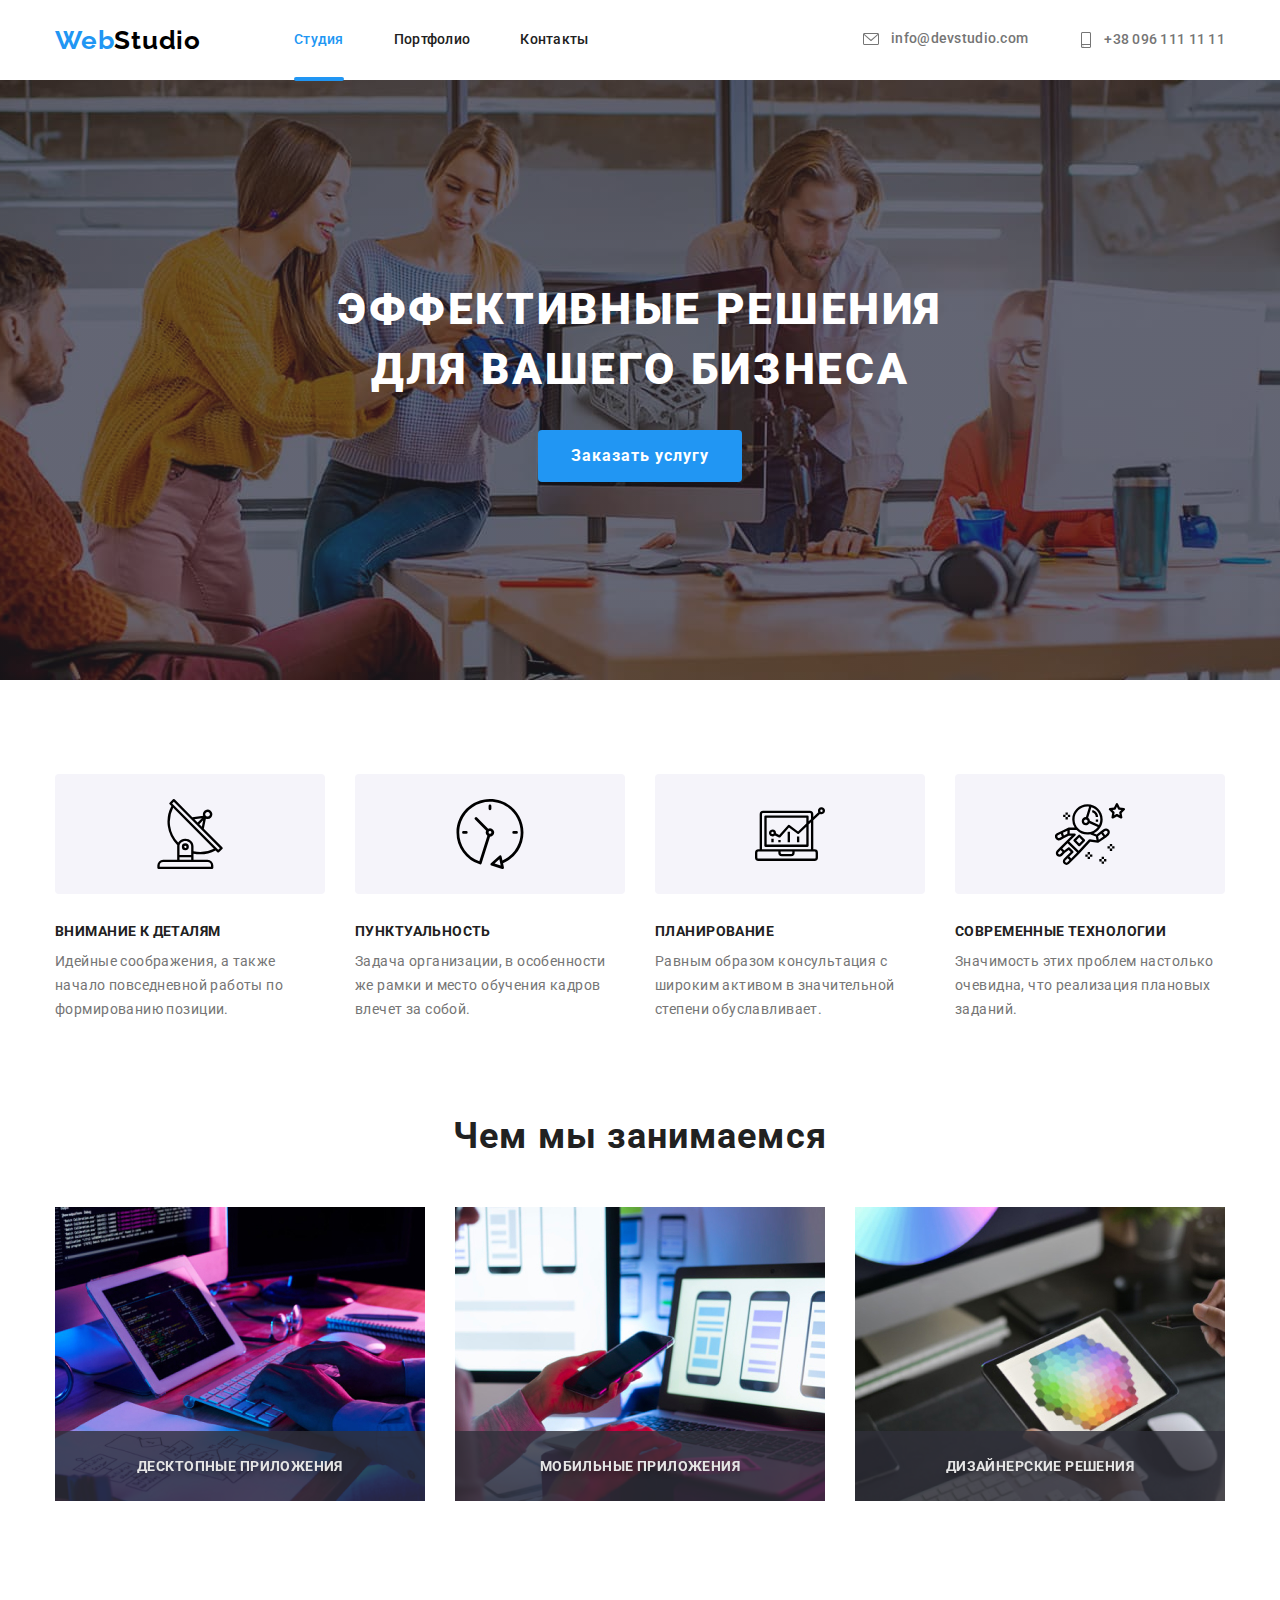
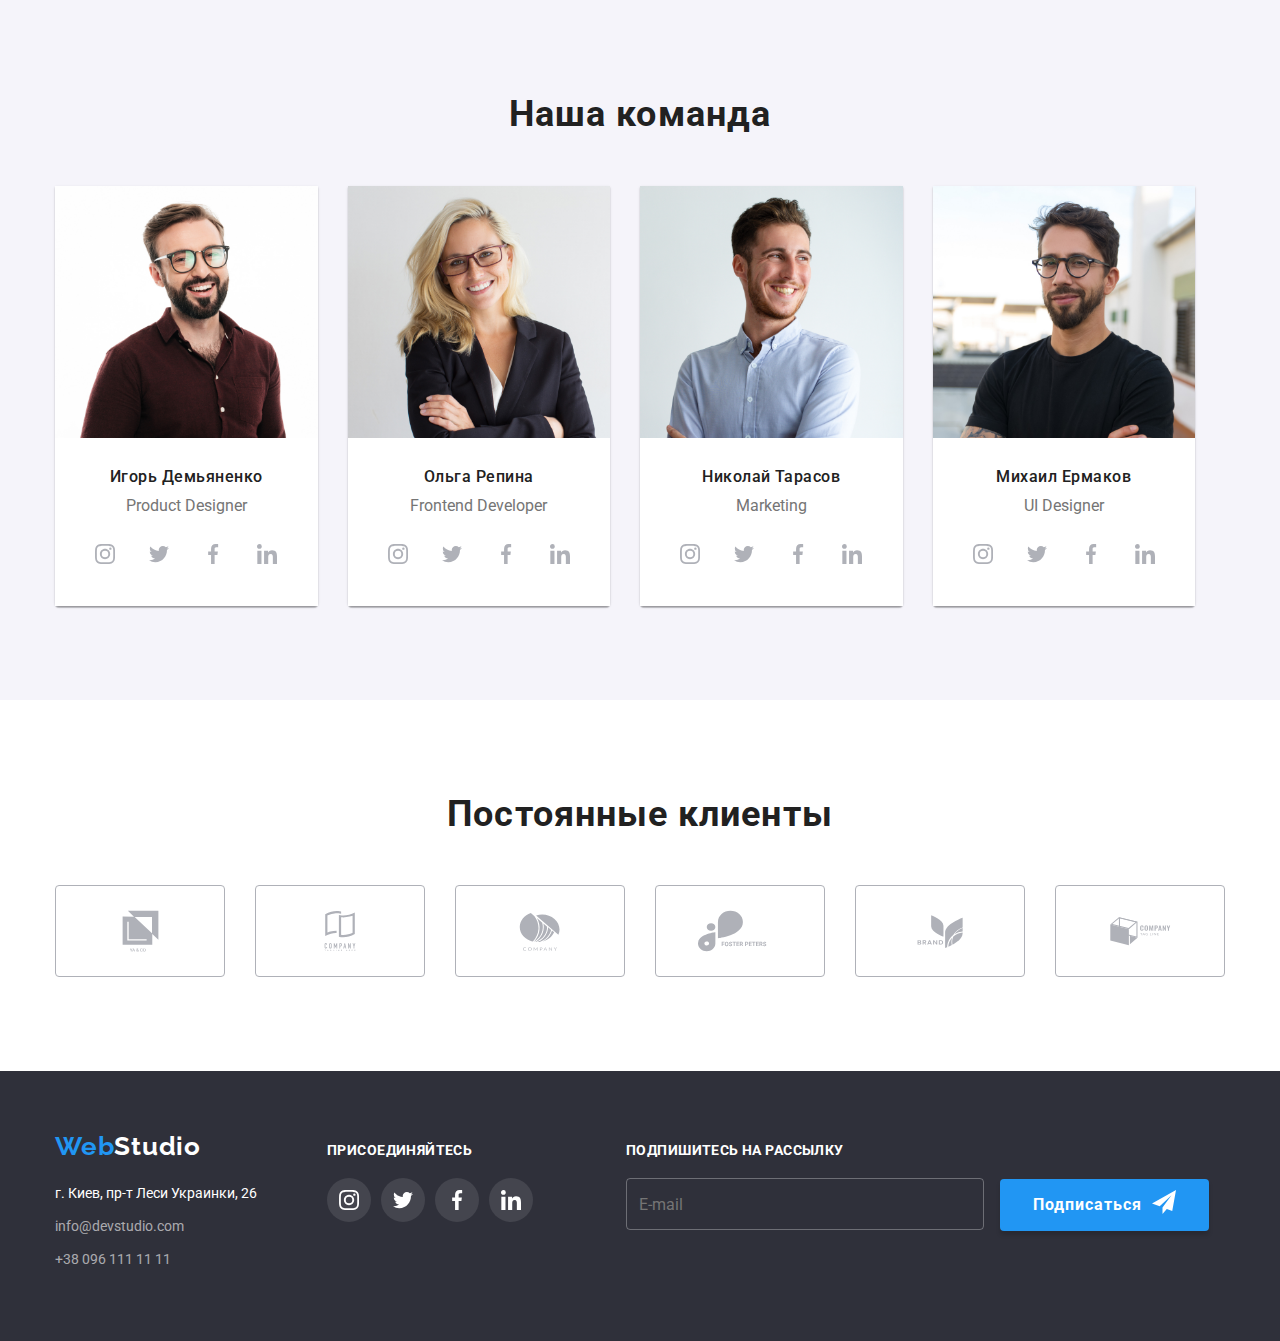
<file: index.html>
<!DOCTYPE html>
<html lang="en">

<head>
    <meta charset="UTF-8">
    <meta http-equiv="X-UA-Compatible" content="IE=edge">
    <meta name="viewport" content="width=device-width, initial-scale=1.0">
    <title>Document</title>
    <link rel="preconnect" href="https://fonts.googleapis.com">
    <link rel="preconnect" href="https://fonts.gstatic.com" crossorigin>
    <link
        href="https://fonts.googleapis.com/css2?family=Raleway:wght@700&family=Roboto:wght@400;500;700;900&display=swap"
        rel="stylesheet">
    <link rel="stylesheet"
        href="https://cdnjs.cloudflare.com/ajax/libs/modern-normalize/1.1.0/modern-normalize.min.css">
    <link rel="stylesheet" href="./css/styles.css">
</head>

<body class="page">

    <!--Хедер-->

    <header class="page-header">

        <div class="container navigation">
            <nav>
                <a href="WebStudio" class="logo"><span class="web">Web</span><span class="studio">Studio</span>
                </a>

                <ul class="site-nav list">
                    <li class="item"> <a href="" class="link current">Студия</a> </li>
                    <li class="item"> <a href="./portfolio.html" class="link">Портфолио</a> </li>
                    <li class="item"> <a href="" class="link">Контакты</a> </li>

                </ul>
            </nav>

            <ul class="contacts list">
                <li class="item ">
                     <a href="mailto:info@devstudio.com" class="link contact-link">
                         <svg class="contact-mail">
                             <use href=images/sprite.svg#icon-envelope>                               
                             </use>
                         </svg>info@devstudio.com
                     </a> </li>
                <li class="item "> <a href="tel:+380961111111" class="link contact-link"> 
                    <svg class="contact-phone">
                        <use href=images/sprite.svg#icon-smartphone>
                        </use>
                    </svg> +38 096 111 11 11
                </a> </li>
            </ul>
        </div>


    </header>

    <!--Oсновная часть-->

    <main>
        <!-- Hero-->

<div class="overlay">
        <section class="hero">
            <h1 class="hero-title">Эффективные решения <br> для вашего бизнеса</h1>
            <button class=" hero button" data-modal-open>Заказать услугу</button>

<div class="backdrop is-hidden" data-modal>

<div class="modal" > 

    <button class=" button-close" data-modal-close>
        <svg class="icon-close">
            <use href='images/sprite.svg#icon-close'>
            </use>
        </svg>
    </button>


 <p class="form-title"> оставьте свои данные, мы вам передзвоним </p>

     <form class="form"> 

<div class="form-field">

    <label for="name" class="form-label">Имя</label>
    <input type="name" class="form-input" name="name" id="name" placeholder=" ">
    <svg class="input-img">
        <use href=images/sprite.svg#icon-person></use>
    </svg>
</div>

<div class="form-field">
<label for="tel" class="form-label">Телефон</label>
<input type="tel" class="form-input" name="tel" id="tel" placeholder=" " />
        <svg class="input-img">
            <use href=images/sprite.svg#icon-tel></use>
        </svg>           
    </div>

<div class="form-field">
<label for="mail" class="form-label">Почта</label>

 <input type="email" class="form-input" name="mail" id="mail" placeholder=" " />
    <svg class="input-img">
        <use href=images/sprite.svg#icon-mail></use>
    </svg>       
</div>

<div class="form-field">
       <label for="comment" class="form-label">Комментарий</label>
        <textarea name="comment" id="comment" class="form-input" rows="5" placeholder="Введите текст"></textarea>
      
</div>


<label for="checkbox" class="checkbox-label">
<input type="checkbox" name="checkbox" class="checkbox" value="Соглашаюсь с рассылкой и принимаю" id="checkbox">
<span class="checkbox-icon">
 <svg class="icon-check">
     <use href=images/sprite.svg#icon-check></use> </svg>
</span>
Соглашаюсь с рассылкой и принимаю  
<a href="" class="link-agreement"> Условия договора</a>
</label>


<div>
        <button type="submit" class=" hero button">Отправить</button>
</div>

    </form>

</div>
</div>

            
        </section>
</div>
        <!--Наши приемущества-->

        <section class="section our-advantages">
            <div class="container">
                <ul class="features">

                    <li class="feature-item">
                        <div> 
                        <svg class="feature-item-icon">
                        <use href=images/sprite.svg#icon-antenna>
                        </use>
                        </svg>
                        </div>
                        <h3 class="feature-item-title">Внимание к деталям </h3>
                        <p class="feature-item-description">Идейные соображения, а также начало повседневной работы по
                            формированию
                            позиции.</p>
                    </li>
                    <li class="feature-item">
                        <div>
                        <svg class="feature-item-icon">
                            <use href=images/sprite.svg#icon-clock> 
                            </use>
                        </svg>
                        </div>
                        <h3 class="feature-item-title">Пунктуальность</h3>
                        <p class="feature-item-description">Задача организации, в особенности же рамки и место обучения
                            кадров влечет за
                            собой.</p>
                    </li>
                    <li class="feature-item">
                        <div> 
                        <svg class="feature-item-icon">
                            <use href=images/sprite.svg#icon-diagram>
                            </use>
                        </svg>
                        </div>
                        <h3 class="feature-item-title">Планирование</h3>
                        <p class="feature-item-description">Равным образом консультация с широким активом в значительной
                            степени
                            обуславливает.</p>
                    </li>
                    <li class="feature-item">
                        <div> 
                        <svg class="feature-item-icon">
                            <use href=images/sprite.svg#icon-astronaut>
                            </use>
                        </svg>
                        </div>
                        <h3 class="feature-item-title">Современные технологии</h3>
                        <p class="feature-item-description">Значимость этих проблем настолько очевидна, что реализация
                            плановых заданий.
                        </p>
                    </li>
                </ul>
        </section>
        </div>
        <!--Чем мы занимаемся-->

        <section class="section work-section">

            <div class="container">

                <h2 class="section-title">Чем мы занимаемся</h2>

                <ul class="work-examples">
                    <li class="list work-img"> <a href="">
                            <div class="work-img-thumb"> <img src="./images/1.jpg" alt="руки печатают на клавиатуре" width="350">
                                <div class="work-img-description"> ДEСКТОПНЫЕ ПРИЛОЖЕНИЯ </div>
                            </div>
                        </a> 
                    </li>
                
                    <li class="list work-img"> <a href="">
                            <div class="work-img-thumb"> <img src="./images/2.jpg" alt="руки держат смартфон над ноутбуком" width="350">
                                <div class="work-img-description"> МОБИЛЬНЫЕ ПРИЛОЖЕНИЯ </div>
                            </div>
                        </a>
                    </li>

                    <li class="list work-img"> <a href="">
                            <div class="work-img-thumb"> <img src="./images/3.jpg" alt="руки держат планшет и перо планшета"
                                    width="350">
                                <div class="work-img-description"> ДИЗАЙНЕРСКИЕ РЕШЕНИЯ </div>
                            </div>
                        </a> 
                    </li>
                </ul>
            </div>
        </section>

        <!--Наша команда-->

        <section class="section our-team">

            <div class="container">

                <h2 class="section-title">Наша команда</h2>

                <ul class="team-members">

                    <li class="list item team-card-item">
                        <div class="team-card">  
                       <img src="./images/Игорь-Демьяненко.jpg" alt="фото Игоря" width="270"> 
                        <div class="team-card-content">
                        <h3 class="team-member">Игорь Демьяненко </h3>
                        <p>Product Designer</p>   
                        
                        <ul class="team-social-links">
                        
                            <li class="item">
                                <a href="#" class="team-social-link instagram">
                                    <svg class="team-icon instagram-icon">
                                        <use href='images/sprite.svg#icon-instagram'>
                        
                                        </use>
                                    </svg>
                                </a>
                            </li>
                        
                            <li class="item">
                                <a href="#" class="team-social-link twitter">
                                    <svg class="team-icon twitter-icon">
                                        <use href='images/sprite.svg#icon-twitter'>
                                        </use>
                                    </svg>
                                </a>
                            </li>
                        
                            <li class="item">
                                <a href="#" class="team-social-link facebook">
                                    <svg class="team-icon facebook-icon">
                                        <use href='images/sprite.svg#icon-facebook'>
                        
                                        </use>
                                    </svg>
                                </a>
                            </li>
                        
                            <li class="item">
                                <a href="#" class="team-social-link linkedin">
                                    <svg class="team-icon linkedin-icon">
                                        <use href='images/sprite.svg#icon-linkedin'>
                        
                                        </use>
                                    </svg>
                                </a>
                            </li>
                        
                        
                        </ul>


                    </div>                    
                    </div>
                    
                    </li>

                    <li class="list item team-card-item">
                        <div class="team-card">
                     <img src="./images/Ольга-Репина.jpg" alt="фото Ольги" width="270"> 
                    <div class="team-card-content">
                        <h3 class="team-member">Ольга Репина</h3>
                        <p>Frontend Developer </p>
                        <ul class="team-social-links">
                        
                            <li class="item">
                                <a href="#" class="team-social-link instagram">
                                    <svg class="team-icon instagram-icon">
                                        <use href='images/sprite.svg#icon-instagram'>
                        
                                        </use>
                                    </svg>
                                </a>
                            </li>
                        
                            <li class="item">
                                <a href="#" class="team-social-link twitter">
                                    <svg class="team-icon twitter-icon">
                                        <use href='images/sprite.svg#icon-twitter'>
                                        </use>
                                    </svg>
                                </a>
                            </li>
                        
                            <li class="item">
                                <a href="#" class="team-social-link facebook">
                                    <svg class="team-icon facebook-icon">
                                        <use href='images/sprite.svg#icon-facebook'>
                        
                                        </use>
                                    </svg>
                                </a>
                            </li>
                        
                            <li class="item">
                                <a href="#" class="team-social-link linkedin">
                                    <svg class="team-icon linkedin-icon">
                                        <use href='images/sprite.svg#icon-linkedin'>
                        
                                        </use>
                                    </svg>
                                </a>
                            </li>
                        
                        
                        </ul>
                        </div>
                        </div>
                    </li>

                    <li class="list item team-card-item">
                        <div class="team-card">
               <img src="./images/Николай-Тарасов.jpg" alt="фото Николая" width="270"> 
                    <div class="team-card-content">
                        <h3 class="team-member">Николай Тарасов</h3>
                        <p> Marketing </p>
                        <ul class="team-social-links">
                        
                            <li class="item">
                                <a href="#" class="team-social-link instagram">
                                    <svg class="team-icon instagram-icon">
                                        <use href='images/sprite.svg#icon-instagram'>
                        
                                        </use>
                                    </svg>
                                </a>
                            </li>
                        
                            <li class="item">
                                <a href="#" class="team-social-link twitter">
                                    <svg class="team-icon twitter-icon">
                                        <use href='images/sprite.svg#icon-twitter'>
                                        </use>
                                    </svg>
                                </a>
                            </li>
                        
                            <li class="item">
                                <a href="#" class="team-social-link facebook">
                                    <svg class="team-icon facebook-icon">
                                        <use href='images/sprite.svg#icon-facebook'>
                        
                                        </use>
                                    </svg>
                                </a>
                            </li>
                        
                            <li class="item">
                                <a href="#" class="team-social-link linkedin">
                                    <svg class="team-icon linkedin-icon">
                                        <use href='images/sprite.svg#icon-linkedin'>
                        
                                        </use>
                                    </svg>
                                </a>
                            </li>
                        
                        
                        </ul>
                        </div>
                        </div>
                    </li>

                    <li class="list item team-card-item">
                        <div class="team-card">
                     <img src="./images/Михаил-Ермаков.jpg" alt="фото Михаила" width="270"> 
                    <div class="team-card-content">
                        <h3 class="team-member">Михаил Ермаков</h3>
                        <p>UI Designer</p>
                        
                        <ul class="team-social-links">
                        
                            <li class="item">
                                <a href="#" class="team-social-link instagram">
                                    <svg class="team-icon instagram-icon">
                                        <use href='images/sprite.svg#icon-instagram'>
                        
                                        </use>
                                    </svg>
                                </a>
                            </li>
                        
                            <li class="item">
                                <a href="#" class="team-social-link twitter">
                                    <svg class="team-icon twitter-icon">
                                        <use href='images/sprite.svg#icon-twitter'>
                                        </use>
                                    </svg>
                                </a>
                            </li>
                        
                            <li class="item">
                                <a href="#" class="team-social-link facebook">
                                    <svg class="team-icon facebook-icon">
                                        <use href='images/sprite.svg#icon-facebook'>
                        
                                        </use>
                                    </svg>
                                </a>
                            </li>
                        
                            <li class="item">
                                <a href="#" class="team-social-link linkedin">
                                    <svg class="team-icon linkedin-icon">
                                        <use href='images/sprite.svg#icon-linkedin'>
                        
                                        </use>
                                    </svg>
                                </a>
                            </li>
                        
                        
                        </ul>
                        </div>
                        </div>
                    </li>

                </ul>
            </div>
        </section>

<!-- Постоянные клиенты -->

<section class="section">

    <div class="container">

<h2 class="section-title">Постоянные клиенты</h2>


<ul class="clients">

    <li class="item">
        <a href="#" class="client">
            <svg class="client-logo client-logo-one">
                <use href='images/sprite.svg#icon-group1'>
                </use>
            </svg>
        </a>
    </li>

    <li class="item">
        <a href="#" class="client">
            <svg class="client-logo client-logo-two">
                <use href='images/sprite.svg#icon-group2'>
                </use>
            </svg>
        </a>
    </li>

    <li class="item">
        <a href="#" class="client">
            <svg class="client-logo client-logo-three">
                <use href='images/sprite.svg#icon-group3'>
                </use>
            </svg>
        </a>
    </li>

    <li class="item">
        <a href="#" class="client">
            <svg class="client-logo client-logo-four">
                <use href='images/sprite.svg#icon-group4'>
                </use>
            </svg>
        </a>
    </li>

    <li class="item">
        <a href="#" class="client">
            <svg class="client-logo client-logo-five">
                <use href='images/sprite.svg#icon-group5'>
                </use>
            </svg>
        </a>
    </li>

    <li class="item">
        <a href="#" class="client">
            <svg class="client-logo client-logo-six">
                <use href='images/sprite.svg#icon-group6'>
                </use>
            </svg>
        </a>
    </li>

</ul>


    </div>

</section>


    </main>

    <!--Футер-->

    <footer class="footer-info">

        <div class="container footer-container">

            <div>

            <a href="WebStudio" class="logo logo-footer"><span class="web">Web</span>Studio
            </a>

            <!--Адрес-->

            <address class="address">

                <ul>
                    <li class="city footer-info-item">г. Киев, пр-т Леси Украинки, 26</li>
                    <li class="footer-info-item"> <a href="mailto:info@devstudio.com" class="link">info@devstudio.com</a> </li>
                    <li class="footer-info-item"> <a href="tel:+380961111111" class="link">+38 096 111 11 11</a> </li>
                </ul>

            </address>
    </div>

<div class="footer-social-links">

 <h2 class="social-links-title">ПРИСОЕДИНЯЙТЕСЬ</h2>

<ul class="social-links">

<li class="item">
<a href="#" class="social-link instagram">
    <svg class="icon instagram-icon">
        <use href='images/sprite.svg#icon-instagram'>

        </use>
    </svg>
</a>
</li>

<li class="item">
    <a href="#" class="social-link twitter">
        <svg class="icon twitter-icon">
            <use href='images/sprite.svg#icon-twitter'>                
            </use>
        </svg>
    </a>
</li>

<li class="item">
    <a href="#" class="social-link facebook">
        <svg class="icon facebook-icon">
            <use href='images/sprite.svg#icon-facebook'>

            </use>
        </svg>
    </a>
</li>

<li class="item">
    <a href="#" class="social-link linkedin">
        <svg class="icon linkedin-icon">
            <use href='images/sprite.svg#icon-linkedin'>

            </use>
        </svg>
    </a>
</li>


</ul>

</div>

<form class="footer-subscription-form">

<h2 class="subscription-form-title">ПОДПИШИТЕСЬ НА РАССЫЛКУ</h2> 

    <label for="mail" class=""> 
    <input type="email" class="footer-input" name="mail" id="mail" placeholder="E-mail" />
 </label>
 
<button type="submit" class="button subscribe-button ">Подписаться

    <svg class="icon-telegram">
        <use href='images/sprite.svg#icon-telegram'>
        </use>
    </svg>

</button>

</form>

</div>

</footer>

<script src="./js/modal.js"></script>

</body>

</html>
</file>
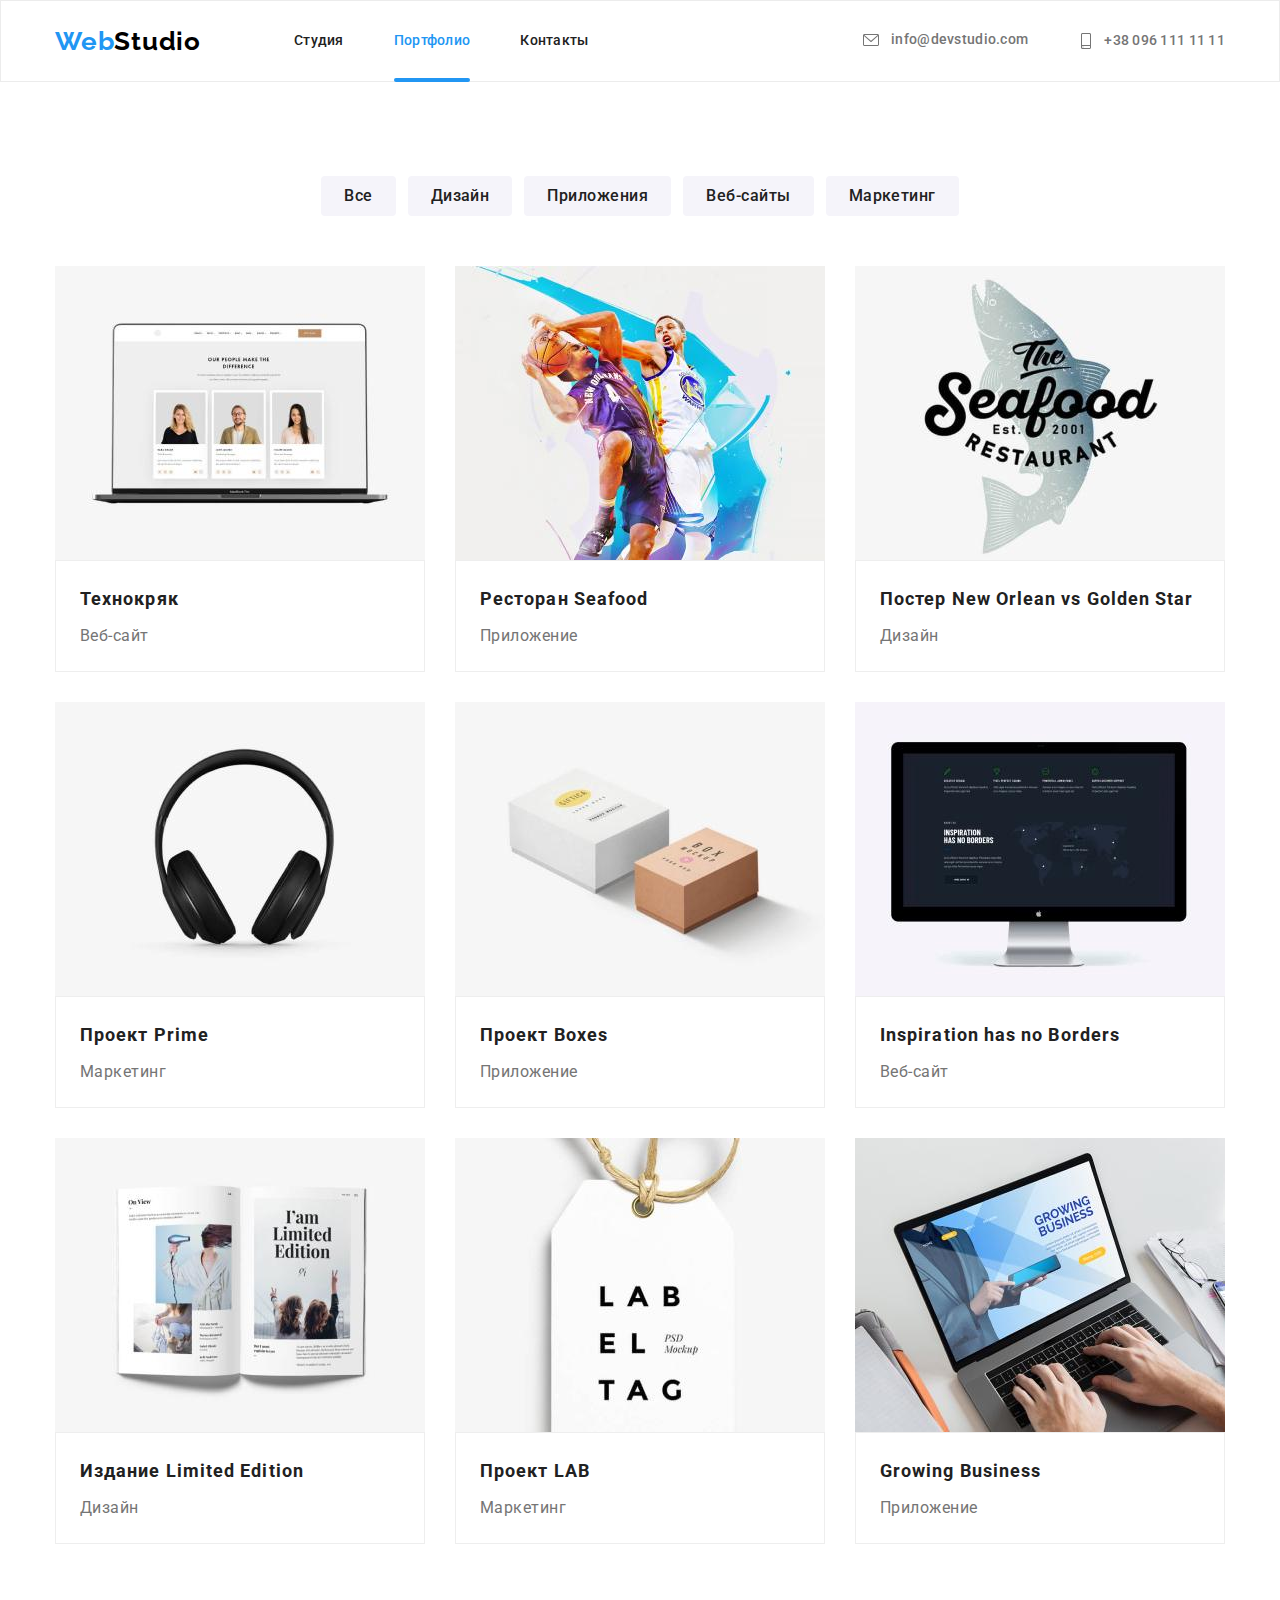
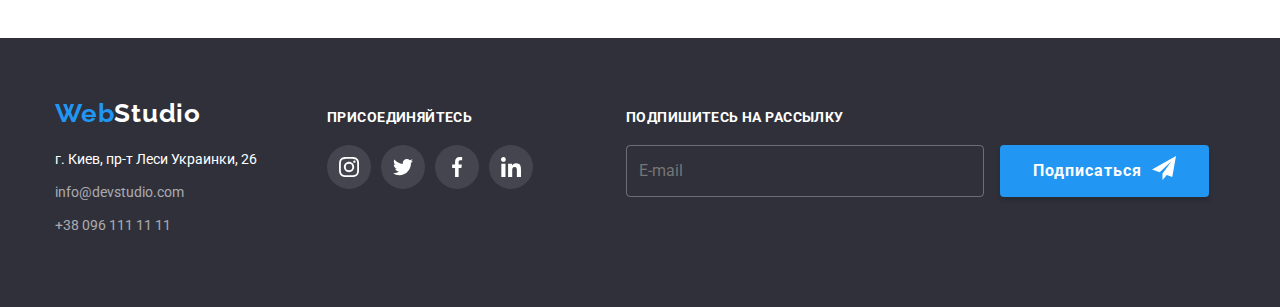
<file: portfolio.html>
<!DOCTYPE html>
<html lang="en">

<head>
    <meta charset="UTF-8">
    <meta http-equiv="X-UA-Compatible" content="IE=edge">
    <meta name="viewport" content="width=device-width, initial-scale=1.0">
    <title>Document</title>
    <link rel="preconnect" href="https://fonts.googleapis.com">
    <link rel="preconnect" href="https://fonts.gstatic.com" crossorigin>
    <link
        href="https://fonts.googleapis.com/css2?family=Raleway:wght@700&family=Roboto:wght@400;500;700;900&display=swap"
        rel="stylesheet">
    <link rel="stylesheet"
        href="https://cdnjs.cloudflare.com/ajax/libs/modern-normalize/1.1.0/modern-normalize.min.css">
    <link rel="stylesheet" href="./css/styles.css">
</head>

<body>


    <!--Хедер-->

    <header class="page-header portfolio-header">

        <div class="container navigation">
            <nav>
                <a href="WebStudio" class="logo"><span class="web">Web</span><span class="studio">Studio</span>
                </a>


                <ul class="site-nav list">
                    <li class="item"> <a href="./index.html" class="link">Студия</a> </li>
                    <li class="item"> <a href="" class="link current">Портфолио</a> </li>
                    <li class="item"> <a href="" class="link">Контакты</a> </li>
                </ul>
            </nav>

            <ul class="contacts list">
                <li class="item ">
                    <a href="mailto:info@devstudio.com" class="link contact-link">
                        <svg class="contact-mail">
                            <use href=images/sprite.svg#icon-envelope>
                            </use>
                        </svg>info@devstudio.com
                    </a>
                </li>
                <li class="item "> <a href="tel:+380961111111" class="link contact-link">
                        <svg class="contact-phone">
                            <use href=images/sprite.svg#icon-smartphone>
                            </use>
                        </svg> +38 096 111 11 11
                    </a> </li>
            </ul>
            
        </div>

    </header>

    <!--Oсновная часть-->

    <main>

        <!--Фильтр-->

        <section class="section">

            <div class="container">

                <ul class="list filter">
                    <li class="item"><button class="button filter-button">Все</button></li>
                    <li class="item"><button class="button filter-button">Дизайн</button></li>
                    <li class="item"><button class="button filter-button">Приложения</button></li>
                    <li class="item"><button class="button filter-button">Веб-сайты</button></li>
                    <li class="item"><button class="button filter-button">Маркетинг</button></li>
                </ul>

                <ul class="card-set">

                    <li class="item">
                        
                        <a href=""class="card" >
                        
                          <div class="card-thumb"><img src="./images/project-1.jpg" alt="люди на экране Макбука" width="300">
                     <div class="card-overlay"> 
                        Технокряк это современная площадка распространения коронавируса. Компании используют эту платформу для цифрового
                    шпионажа и атак на защищённые сервера конкурентов.
                </div> </div>
                          <div class="card-content"> 
                        <h3 class="subtitle">Технокряк</h3>
                        <p class="subtitle-description">Веб-сайт</p>
                        </div>
                        </a>

                    </li>

                    <li class="item">
                        <a href="" class="card" >
                        
                    <div class="card-thumb"> <img src="./images/project-2.jpg" alt="двое баскетболистов с мячом" width="300">
                    <div class="card-overlay">
                        Технокряк это современная площадка распространения коронавируса. Компании используют эту платформу для цифрового
                        шпионажа и атак на защищённые сервера конкурентов.
                    </div>
                    </div>
                    <div class="card-content">
                    <h3 class="subtitle">Ресторан Seafood</h3>
                        <p class="subtitle-description">Приложение</p>
                        </div>
                        </a>
                    </li>

                    <li class="item">
                        <a href="" class="card">
                      <div class="card-thumb"> <img src="./images/project-3.jpg" alt="логотип ресторана морепродуктов" width="300"> 
                    <div class="card-overlay">
                        Технокряк это современная площадка распространения коронавируса. Компании используют эту платформу для цифрового
                        шпионажа и атак на защищённые сервера конкурентов.
                    </div>
                    </div>
                        <div class="card-content">
                        <h3 class="subtitle">Постер New Orlean vs Golden Star</h3>
                        <p class="subtitle-description">Дизайн</p>
                        </div>
                    </a>
                    </li>

                    <li class="item">
                        <a href="" class="card">
                        <div class="card-thumb"> <img src="./images/project-4.jpg" alt="наушники" width="300">
                        <div class="card-overlay">
                            Технокряк это современная площадка распространения коронавируса. Компании используют эту платформу для цифрового
                            шпионажа и атак на защищённые сервера конкурентов.
                        </div> </div>
                        <div class="card-content">
                        <h3 class="subtitle">Проект Prime</h3>
                        <p class="subtitle-description">Маркетинг</p>
                        </div>
                        </a>
                    </li>

                    <li class="item">
                        <a href="" class="card">
                      <div class="card-thumb">   <img src="./images/project-5.jpg" alt="две коробки" width="300">
                    <div class="card-overlay">
                        Технокряк это современная площадка распространения коронавируса. Компании используют эту платформу для цифрового
                        шпионажа и атак на защищённые сервера конкурентов.
                    </div> </div>
                    <div class="card-content">
                    <h3 class="subtitle">Проект Boxes</h3>
                        <p class="subtitle-description">Приложение</p>
                        </div>
                       </a>
                    </li>

                    <li class="item">
                        <a href="" class="card">
                     <div class="card-thumb"> <img src="./images/project-6.jpg" alt="монитор Макбука" width="300"> 
                    <div class="card-overlay">
                        Технокряк это современная площадка распространения коронавируса. Компании используют эту платформу для цифрового
                        шпионажа и атак на защищённые сервера конкурентов.
                    </div> </div>
                    <div class="card-content">
                    <h3 class="subtitle">Inspiration has no Borders</h3>
                        <p class="subtitle-description">Веб-сайт</p>
                        </div>
                      </a>
                    </li>

                    <li class="item">
                        <a href="" class="card">                       
                        <div class="card-thumb"><img src="./images/project-7.jpg" alt="открытый журнал" width="300"> 
                        <div class="card-overlay">
                            Технокряк это современная площадка распространения коронавируса. Компании используют эту платформу для цифрового
                            шпионажа и атак на защищённые сервера конкурентов.
                        </div> </div>
                    <div class="card-content">
                        <h3 class="subtitle">Издание Limited Edition</h3>
                        <p class="subtitle-description">Дизайн</p>
                       </div>
                        </a>
                    </li>

                    <li class="item">
                        <a href="" class="card">
                        <div class="card-thumb"> <img src="./images/project-8.jpg" alt="логотип проекту Леб" width="300"> 
                        <div class="card-overlay">
                            Технокряк это современная площадка распространения коронавируса. Компании используют эту платформу для цифрового
                            шпионажа и атак на защищённые сервера конкурентов.
                        </div> </div>
                    <div class="card-content">
                        <h3 class="subtitle">Проект LAB</h3>
                        <p class="subtitle-description">Маркетинг</p>
                    </div>
                    </a>
                </li>

                    <li class="item">
                        <a href="" class="card">
                    <div class="card-thumb"> <img src="./images/project-9.jpg" alt="руки печатают на ноутбуке" width="300">
                    <div class="card-overlay">
                        Технокряк это современная площадка распространения коронавируса. Компании используют эту платформу для цифрового
                        шпионажа и атак на защищённые сервера конкурентов.
                    </div> </div>
                    <div class="card-content">
                    <h3 class="subtitle">Growing Business</h3>
                        <p class="subtitle-description">Приложение</p>
                        </div>
                        </a>
                    </li>
                </ul>
            </div>
        </section>
    </main>

<!--Футер-->

<footer class="footer-info">

    <div class="container footer-container">

        <div>

            <a href="WebStudio" class="logo logo-footer"><span class="web">Web</span>Studio
            </a>

            <!--Адрес-->

            <address class="address">

                <ul>
                    <li class="city footer-info-item">г. Киев, пр-т Леси Украинки, 26</li>
                    <li class="footer-info-item"> <a href="mailto:info@devstudio.com"
                            class="link">info@devstudio.com</a> </li>
                    <li class="footer-info-item"> <a href="tel:+380961111111" class="link">+38 096 111 11 11</a> </li>
                </ul>

            </address>
        </div>

        <div class="footer-social-links">

            <h2 class="social-links-title">ПРИСОЕДИНЯЙТЕСЬ</h2>

            <ul class="social-links">

                <li class="item">
                    <a href="#" class="social-link instagram">
                        <svg class="icon instagram-icon">
                            <use href='images/sprite.svg#icon-instagram'>

                            </use>
                        </svg>
                    </a>
                </li>

                <li class="item">
                    <a href="#" class="social-link twitter">
                        <svg class="icon twitter-icon">
                            <use href='images/sprite.svg#icon-twitter'>
                            </use>
                        </svg>
                    </a>
                </li>

                <li class="item">
                    <a href="#" class="social-link facebook">
                        <svg class="icon facebook-icon">
                            <use href='images/sprite.svg#icon-facebook'>

                            </use>
                        </svg>
                    </a>
                </li>

                <li class="item">
                    <a href="#" class="social-link linkedin">
                        <svg class="icon linkedin-icon">
                            <use href='images/sprite.svg#icon-linkedin'>

                            </use>
                        </svg>
                    </a>
                </li>


            </ul>

        </div>

        <form class="footer-subscription-form">

            <h2 class="subscription-form-title">ПОДПИШИТЕСЬ НА РАССЫЛКУ</h2>

            <label for="mail" class="">
                <input type="email" class="footer-input" name="mail" id="mail" placeholder="E-mail" />
            </label>

            <button type="submit" class="button subscribe-button ">Подписаться

                <svg class="icon-telegram">
                    <use href='images/sprite.svg#icon-telegram'>
                    </use>
                </svg>

            </button>

        </form>

    </div>

</footer>

<script src="./js/modal.js"></script>

</body>

</html>
</file>
<file: css/styles.css>
/* цвет основного текста #757575 */
/* вторичний цвет #212121 */
/* черний цвет #000000 */
/* белый цвет #FFFFFF */
/*accent #2196F3 */
/* вторичний цвет фона #F5F4FA */

:root {
  --primary-text-color: #757575;
  --secondary-text-color: #212121;
  --accent-color: #2196f3;

  --card-set-gap: 30px;
}

body {
  background-color: #ffffff;
  color: var(--primary-text-color);
  font-family: Roboto, san-serif;
}

h1,
h2,
h3,
ul,
li,
p {
  margin: 0;
}

img {
  display: block;
  width: 100%;
  height: auto;
}

/* Лого logo*/

.logo {
  font-family: Raleway, san-serif;
  font-size: 26px;
  line-height: 1.19;
  text-decoration: none;
  font-weight: 700;

  letter-spacing: 0.03em;
}
.logo .web {
  color: var(--accent-color);
}
.logo .studio {
  color: #000000;
}

/* Page header */

.container {
  width: 1200px;
  margin-left: auto;
  margin-right: auto;
  padding-left: 15px;
  padding-right: 15px;
}

.portfolio-header {
  border: 1px solid #ececec;
}

/* Site nav & Contacts */

nav {
  display: flex;
  align-items: center;
}

.navigation {
  display: flex;
  align-items: center;
}

.site-nav {
  display: flex;
  margin-left: 93px;
}

.site-nav .item + .item {
  margin-left: 50px;
}

.site-nav .contacts {
  font-weight: 500;
  font-size: 14px;
  letter-spacing: 0.02em;
  line-height: 1.14;
}

.site-nav .link {
  position: relative;

  display: block;
  padding-top: 32px;
  padding-bottom: 32px;

  color: #212121;

  text-decoration: none;
  font-weight: 500;
  font-size: 14px;
  line-height: 1.14;
  letter-spacing: 0.02em;

  transition-property: color;
  transition-duration: 250ms;
  transition-timing-function: cubic-bezier(0.4, 0, 0.2, 1);
}

.current::after {
  content: "";

  position: absolute;
  left: 0;
  bottom: -1px;

  display: block;
  width: 100%;
  height: 4px;
  border-radius: 2px;
  background-color: #2196f3;
}

.site-nav .link:hover,
.site-nav .link:focus {
  color: var(--accent-color);
}

.site-nav .link.current {
  color: var(--accent-color);
}

.contacts .link {
  color: var(--primary-text-color);
  text-decoration: none;
  font-weight: 500;
  font-size: 14px;
  line-height: 1.14;
  letter-spacing: 0.02em;

  transition-property: color;
  transition-duration: 250ms;
  transition-timing-function: cubic-bezier(0.4, 0, 0.2, 1);
}

.contacts .link:hover,
.contacts .link:focus {
  color: var(--accent-color);
}

.contacts {
  display: flex;
  margin-left: auto;
}

.contacts .item + .item {
  margin-left: 50px;
}

.contact-mail {
  fill: currentColor;
  width: 20px;
  height: 16px;
  margin-right: 10px;
}

.contact-phone {
  fill: currentColor;
  width: 16px;
  height: 18px;
  margin-right: 10px;
}

.contact-link {
  display: flex;
  align-items: center;
}

.section {
  padding-top: 94px;
  padding-bottom: 94px;
}

/* Чем мы занимаемся */

.work-section {
  padding-top: 0;
}

.section-title {
  color: var(--secondary-text-color);
  font-weight: 700;
  font-size: 36px;
  line-height: 1.16;
  text-align: center;
  letter-spacing: 0.03em;
  margin-bottom: 50px;
}

.work-examples {
  display: flex;
  margin-left: -30px;
}

.work-img {
  flex-basis: calc((100% - 3 * 30px) / 3);
  margin-left: 30px;
}

.work-img-thumb {
  display: inline-block;
  position: relative;
}

.work-img-description {
  display: flex;
  position: absolute;
  bottom: 0;

  color: #e5e5e5;
  font-weight: bold;
  font-size: 14px;
  line-height: 1, 14;
  letter-spacing: 0.03em;
  text-transform: uppercase;
  text-shadow: 0px 4px 4px rgba(0, 0, 0, 0.25);

  justify-content: center;
  align-items: center;
  width: 100%;
  height: 70px;
  background-color: rgba(47, 48, 58, 0.8);
}

/* наша команда */

li .list :not(:last-child) {
  margin-right: 30px;
}

.our-team {
  background-color: #f5f4fa;
}

.team-members {
  flex-basis: calc((100% - 3 * 30px) / 4);
  display: flex;

  margin-right: 30px;
}

.team-members .item + .item {
  margin-left: 30px;
}

.team-card-content {
  text-align: center;
  padding: 30px 0;
  background-color: #fff;
}

.team-member {
  margin-bottom: 10px;
  font-weight: 500;
  font-size: 16px;
  line-height: 1.18;
  text-align: center;
  color: var(--secondary-text-color);
  letter-spacing: 0.03em;
}

.team-card-item {
  box-shadow: 0px 1px 3px rgba(0, 0, 0, 0.12), 0px 1px 1px rgba(0, 0, 0, 0.14),
    0px 2px 1px rgba(0, 0, 0, 0.2);
  border-radius: 0px 0px 4px 4px;
}

.team-social-links {
  display: flex;
  justify-content: center;
  align-items: center;
  margin-top: 16px;
}

.team-social-link {
  display: flex;
  height: 44px;
  width: 44px;
  border-radius: 50px;
  justify-content: center;
  align-items: center;

  transition-property: background-color;
  transition-duration: 250ms;
  transition-timing-function: cubic-bezier(0.4, 0, 0.2, 1);
}

.team-icon {
  fill: #afb1b8;
  width: 20px;
  height: 20px;
}

.team-social-link:focus,
.team-social-link:hover {
  background-color: var(--accent-color);

  transition-property: background-color;
  transition-duration: 250ms;
  transition-timing-function: cubic-bezier(0.4, 0, 0.2, 1);
}

.team-social-link:focus svg,
.team-social-link:hover svg {
  fill: #fff;
}

.team-social-links .item + .item {
  margin-left: 10px;
}

/* Our Clients*/

.clients {
  display: flex;
}

.client {
  display: flex;
  height: 92px;
  width: 170px;
  border-radius: 4px;
  border: 1px solid #afb1b8;
  justify-content: center;
  align-items: center;

  transition-property: border-color;
  transition-duration: 250ms;
  transition-timing-function: cubic-bezier(0.4, 0, 0.2, 1);
}

.clients .item + .item {
  margin-left: 30px;
}

/* .client:focus svg,
.client:hover svg {
  fill: var(--accent-color);
} */

.client-logo {
  fill: #afb1b8;
  transition: fill 250ms cubic-bezier(0.4, 0, 0.2, 1);
}

.client:focus,
.client:hover {
  border-color: var(--accent-color);
}

.client:focus .client-logo,
.client:hover .client-logo {
  fill: var(--accent-color);
}

/* .client-logo:hover,
.client-logo:focus {
  fill: var(--accent-color);
} */

.client-logo-one {
  width: 41px;
  height: 46.7px;
}
.client-logo-two {
  width: 40px;
  height: 52px;
}
.client-logo-three {
  width: 43.46px;
  height: 41.18px;
}
.client-logo-four {
  width: 84.44px;
  height: 40.62;
}
.client-logo-five {
  width: 62.54px;
  height: 45.43px;
}
.client-logo-six {
  width: 106.6px;
  height: 60px;
}

/* Hero */

.hero {
  padding: 200px 0;
  color: #ffffff;
  /* background-color: #2f303a; */
  text-align: center;
}

.hero-title {
  margin-top: 0;
  margin-bottom: 30px;
  font-weight: 900;
  font-size: 44px;
  line-height: 1.36;
  letter-spacing: 0.06em;
  text-transform: uppercase;
}

.overlay {
  max-width: 1600px;
  height: 600px;
  margin-left: auto;
  margin-right: auto;
  background-image: linear-gradient(
      to right,
      rgba(47, 48, 58, 0.4),
      rgba(47, 48, 58, 0.4)
    ),
    url(../images/hero1.jpg);
  background-repeat: no-repeat;
  background-position: center;
  background-size: cover;
}

/* Модальное окно */

.backdrop {
  position: fixed;
  top: 0;
  left: 0;
  width: 100%;
  height: 100%;
  background-color: rgba(0, 0, 0, 0.2);
}

.backdrop.is-hidden {
  opacity: 0;
  pointer-events: none;
}

.modal {
  position: absolute;
  top: 50%;
  left: 50%;
  transform: translate(-50%, -50%);
  padding: 40px;
  min-height: 581px;
  min-width: 528px;

  background-color: #fff;
}

.button-close {
  cursor: pointer;
  position: absolute;
  top: 8px;
  right: 8px;

  display: flex;
  justify-content: center;
  align-items: center;

  padding: 0;
  width: 30px;
  height: 30px;

  background-color: #fff;
  border-radius: 50%;
  border: 1px solid rgba(0, 0, 0, 0.1);

  transition-property: background-color;
  transition-duration: 250ms;
  transition-timing-function: cubic-bezier(0.4, 0, 0.2, 1);
}

.button-close:hover {
  background-color: var(--accent-color);
  cursor: pointer;
}

.icon-close {
  width: 18px;
  height: 18px;
}

/* Форма */

.form-title {
  color: #000000;
  font-weight: bold;
  font-size: 20px;
  line-height: 1.15;
  text-align: center;
  letter-spacing: 0.03em;
  margin-bottom: 12px;
}

.form-field {
  position: relative;

  display: flex;
  flex-direction: column;
  align-items: flex-start;
  justify-content: stretch;

  width: 100%;
  margin-bottom: 10px;
}

.form-input {
  width: 100%;
  margin-top: 4px;
  padding: 11px 12px;
  padding-left: 43px;
  font: inherit;
  border-radius: 4px;
  border: 1px solid rgba(33, 33, 33, 0.2);
  transition-property: border;
  transition-duration: 250ms;
  transition-timing-function: cubic-bezier(0.4, 0, 0.2, 1);
}

textarea {
  resize: none;
}

.form-label {
}

.input-img {
  position: absolute;
  left: 15px;
  top: 29px;

  width: 18px;
  height: 18px;

  transition-property: fill;
  transition-duration: 250ms;
  transition-timing-function: cubic-bezier(0.4, 0, 0.2, 1);
}

.form-input:focus,
.form-input:hover {
  border: 1px solid #2196f3;
  cursor: pointer;
  outline: transparent;
}

.form-field:hover > .input-img,
.form-field:focus-within > .input-img {
  fill: var(--accent-color);
}

.checkbox {
  position: absolute;
  width: 1px;
  height: 1px;
  margin: -1px;
  border: 0;
  padding: 0;
  clip: rect(0 0 0 0);
  overflow: hidden;
}

.checkbox-label {
  margin-top: 20px;
  margin-bottom: 30px;
  display: flex;
  align-items: center;
  justify-content: center;

  font-size: 14px;
  line-height: 1.71;
  letter-spacing: 0.03em;
  color: #757575;
}

.form-label {
  font-size: 12px;
  line-height: 1.16;
  letter-spacing: 0.03em;
  color: #757575;
}

.icon-check {
  width: 16px;
  height: 15px;
}

.checkbox-icon {
  display: flex;
  align-items: center;
  justify-content: center;
  border: 2px solid black;
  border-radius: 2px;
  width: 16px;
  height: 15px;
  margin-right: 8px;
}

.checkbox:checked + .checkbox-icon {
  border-color: var(--accent-color);
  background-color: var(--accent-color);
  border-radius: 2px;
}

.link-agreement {
  color: var(--accent-color);
}

/* Features */

ul {
  padding: 0;
  margin: 0;
  list-style: none;
}

.features {
  display: flex;
}

.feature-item {
  margin-right: 30px;
}

.feature-item:not(:last-child) {
  margin-right: 30px;
}

.feature-item {
  flex-basis: calc((100% - 90px) / 4);
}

.feature-item-title {
  color: var(--secondary-text-color);
  font-style: normal;
  font-weight: 700;
  font-size: 14px;
  line-height: 1.14;
  letter-spacing: 0.03em;
  text-transform: uppercase;
  margin-top: 0;

  margin-bottom: 10px;
}
.item .title {
  font-weight: 700;
  font-size: 14px;
  line-height: 1.14;
}

.feature-item-description {
  color: var(--primary-text-color);
  font-weight: 400;
  font-size: 14px;
  line-height: 1.71;
  letter-spacing: 0.03em;
}

.subtitle {
  margin-bottom: 4px;

  font-weight: 700;
  font-size: 18px;
  line-height: 2;
  color: var(--secondary-text-color);
  letter-spacing: 0.06em;
}

.subtitle-description {
  font-weight: 400;
  font-size: 16px;
  line-height: 1.87;
  letter-spacing: 0.03em;
  color: #757575;
}

.feature-item-icon {
  display: flex;
  width: 70px;
  height: 70px;
}

.feature-item > div {
  display: flex;
  background-color: #f5f4fa;
  width: 270px;
  height: 120px;
  margin-bottom: 30px;
  border-radius: 4px;
  justify-content: center;
  align-items: center;
}

/* Button */

.button {
  cursor: pointer;
  display: inline-block;
  color: #ffffff;
  background-color: #2196f3;
  font-weight: bold;
  font-size: 16px;
  line-height: 1.87;
  border-radius: 4px;
  border: 1px solid transparent;
}

.hero.button {
  align-items: center;
  text-align: center;
  letter-spacing: 0.06em;
  padding: 10px 32px;
}

.list .button {
  color: var(--secondary-text-color);
  background-color: #f5f4fa;

  transition-property: background-color;
  transition-duration: 250ms;
  transition-timing-function: cubic-bezier(0.4, 0, 0.2, 1);
}

.list .button:focus,
.list .button:hover {
  color: #ffffff;
  background-color: #2196f3;
  box-shadow: 0px 3px 1px rgba(0, 0, 0, 0.1), 0px 1px 2px rgba(0, 0, 0, 0.08),
    0px 2px 2px rgba(0, 0, 0, 0.12);
}

.filter .title {
  color: var(--secondary-text-color);
}

/* Фильтр */

.filter {
  margin-bottom: 50px;
  display: flex;
  justify-content: center;
}

.filter-button {
  padding: 6px 22px;
  font-weight: 500;
  font-size: 16px;
  line-height: 1.62;
  text-align: center;
  letter-spacing: 0.03em;
  cursor: pointer;
}

.filter .item + .item {
  margin-left: 12px;
}

.card {
  display: block;
  text-decoration: none;
}

.card-set {
  display: flex;
  flex-wrap: wrap;
  margin-left: calc(-1 * var(--card-set-gap));
  margin-top: calc(-1 * var(--card-set-gap));
}

.card-set > .item {
  flex-basis: calc((100% - 90px) / 3);
  margin-left: var(--card-set-gap);
  margin-top: var(--card-set-gap);
}

.card-content {
  padding: 20px 24px;
  border: 1px solid #eeeeee;
}

.card-thumb {
  position: relative;
  overflow: hidden;
}

.card:hover,
.card:focus {
  box-shadow: 0px 1px 1px rgba(0, 0, 0, 0.12), 0px 4px 4px rgba(0, 0, 0, 0.06),
    1px 4px 6px rgba(0, 0, 0, 0.16);
}

.card-overlay {
  position: absolute;
  top: 0;
  left: 0;
  width: 100%;
  height: 100%;

  padding: 63px 24px;

  font-size: 18px;
  line-height: 28px;
  letter-spacing: 0.03em;

  color: #fff;
  background-color: rgba(33, 150, 243, 0.9);

  transition-property: transform;
  transition-duration: 250ms;
  transition-timing-function: cubic-bezier(0.4, 0, 0.2, 1);
  transform: translateY(100%);
}

.card:hover .card-overlay,
.card:focus .card-overlay {
  transform: translateY(0);
  cursor: pointer;
}

/* Футер */
footer {
  background-color: #2f303a;
}

/* Адрес */

.address ul {
  font-style: normal;
  list-style-type: none;
  font-weight: 400;
  font-size: 14px;
  line-height: 1.71;
}

.address .city {
  color: #ffffff;
}

.address .link {
  text-decoration: none;
  color: rgba(255, 255, 255, 0.6);

  transition-property: color;
  transition-duration: 250ms;
  transition-timing-function: cubic-bezier(0.4, 0, 0.2, 1);
}

.logo.logo-footer {
  color: #ffffff;
}

.footer-info {
  padding-top: 60px;
  padding-bottom: 60px;

  transition-property: color;
  transition-duration: 250ms;
  transition-timing-function: cubic-bezier(0.4, 0, 0.2, 1);
}

.logo-footer {
  display: inline-block;
  margin-bottom: 20px;
}

.footer-info-item {
  margin-bottom: 9px;
}

.footer-info-item .link:hover,
.footer-info-item .link:focus {
  color: var(--accent-color);
}

li,
a {
  margin: 0;
}

.footer-social-links {
  margin-left: 70px;
}

.social-links-title {
  color: #fff;
  font-weight: bold;
  font-size: 14px;
  line-height: 16px;
  letter-spacing: 0.03em;
  margin-bottom: 20px;
}

.social-links {
  display: flex;
}

.social-link {
  display: flex;
  height: 44px;
  width: 44px;
  background-color: rgba(255, 255, 255, 0.1);
  border-radius: 50px;
  justify-content: center;
  align-items: center;

  transition-property: background-color;
  transition-duration: 250ms;
  transition-timing-function: cubic-bezier(0.4, 0, 0.2, 1);
}

.social-link:focus,
.social-link:hover {
  background-color: var(--accent-color);
}

.social-links .item + .item {
  margin-left: 10px;
}

.icon {
  fill: #fff;
  width: 20px;
  height: 20px;
}

.footer-container {
  display: flex;
  align-items: baseline;
}

.footer-subscription-form {
  margin-left: 93px;
}

.subscription-form-title {
  color: #fff;
  font-weight: bold;
  font-size: 14px;
  line-height: 16px;
  letter-spacing: 0.03em;
  margin-bottom: 20px;
}

.footer-input {
  width: 358px;
  height: 52px;
  padding: 11px 12px;
  font: inherit;
  color: rgba(255, 255, 255, 0.6);
  border-radius: 4px;
  border: 1px solid rgba(255, 255, 255, 0.3);
  background-color: transparent;
  transition-property: border;
  transition-duration: 250ms;
  transition-timing-function: cubic-bezier(0.4, 0, 0.2, 1);
}

.subscribe-button {
  letter-spacing: 0.06em;
  padding: 10px 32px;
  margin-left: 12px;
  display: inline-flex;
  text-align: center;
  justify-content: center;
  box-shadow: 0px 4px 4px rgba(0, 0, 0, 0.15);
}

.icon-telegram {
  width: 24px;
  height: 24px;
  margin-left: 10px;
}

.footer-input:focus,
.footer-input:hover {
  border: 1px solid #2196f3;
  cursor: pointer;
  outline: transparent;
}
</file>
